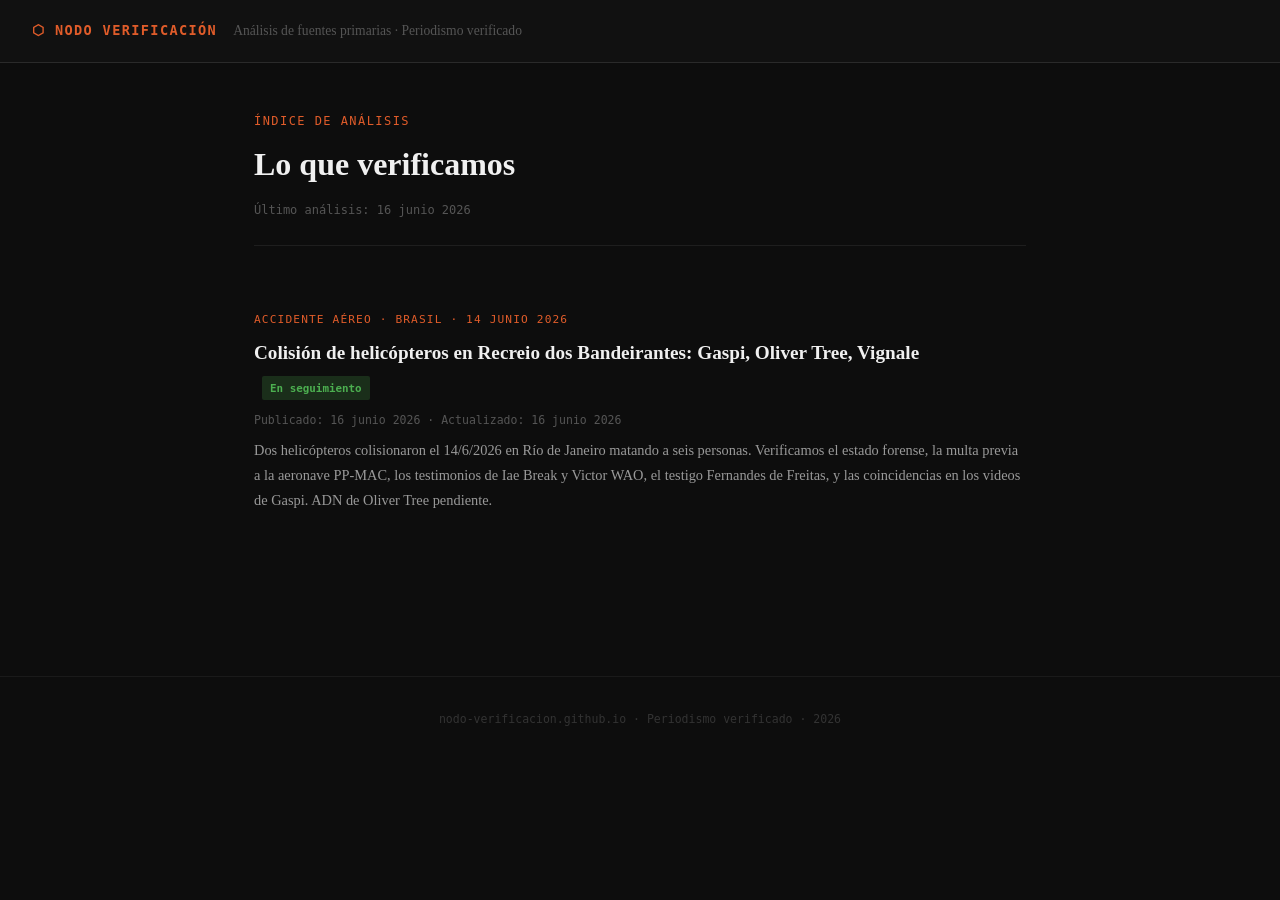
<file: index.html>
<!DOCTYPE html>
<html lang="es">
<head>
  <meta charset="UTF-8">
  <meta name="viewport" content="width=device-width, initial-scale=1.0">
  <title>Nodo Verificación — Análisis periodístico verificado</title>
  <meta name="description" content="Nodo Verificación: análisis periodístico independiente con fuentes primarias. Verificamos nodo por nodo lo que otros dan por confirmado.">
  <meta name="author" content="Nodo Verificación">
  <meta name="robots" content="index, follow">
  <meta property="og:title" content="Nodo Verificación — Análisis periodístico verificado">
  <meta property="og:description" content="Análisis independiente con fuentes primarias. Verificamos lo que otros dan por confirmado.">
  <meta property="og:type" content="website">
  <meta property="og:url" content="https://nodo-verificacion.github.io/">
  <script type="application/ld+json">
  {
    "@context": "https://schema.org",
    "@type": "NewsMediaOrganization",
    "name": "Nodo Verificación",
    "url": "https://nodo-verificacion.github.io",
    "description": "Análisis periodístico independiente con fuentes primarias.",
    "foundingDate": "2026",
    "inLanguage": "es"
  }
  </script>
  <link rel="stylesheet" href="assets/style.css">
</head>
<body>
<header>
  <a href="/" class="logo">&#x2B21; Nodo Verificación</a>
  <span class="tagline">Análisis de fuentes primarias · Periodismo verificado</span>
</header>
<main>
  <p class="kicker">Índice de análisis</p>
  <h1>Lo que verificamos</h1>
  <div class="meta">
    <span>Último análisis: 16 junio 2026</span>
  </div>

  <ul class="article-list">
    <li>
      <div class="art-kicker">Accidente aéreo · Brasil · 14 junio 2026</div>
      <h3><a href="/gaspi-helicoptero/">Colisión de helicópteros en Recreio dos Bandeirantes: Gaspi, Oliver Tree, Vignale <span class="badge badge-active">En seguimiento</span></a></h3>
      <div class="art-meta">Publicado: 16 junio 2026 · Actualizado: 16 junio 2026</div>
      <p class="art-summary">Dos helicópteros colisionaron el 14/6/2026 en Río de Janeiro matando a seis personas. Verificamos el estado forense, la multa previa a la aeronave PP-MAC, los testimonios de Iae Break y Victor WAO, el testigo Fernandes de Freitas, y las coincidencias en los videos de Gaspi. ADN de Oliver Tree pendiente.</p>
    </li>
  </ul>
</main>
<footer>nodo-verificacion.github.io · Periodismo verificado · 2026</footer>
</body>
</html>
</file>
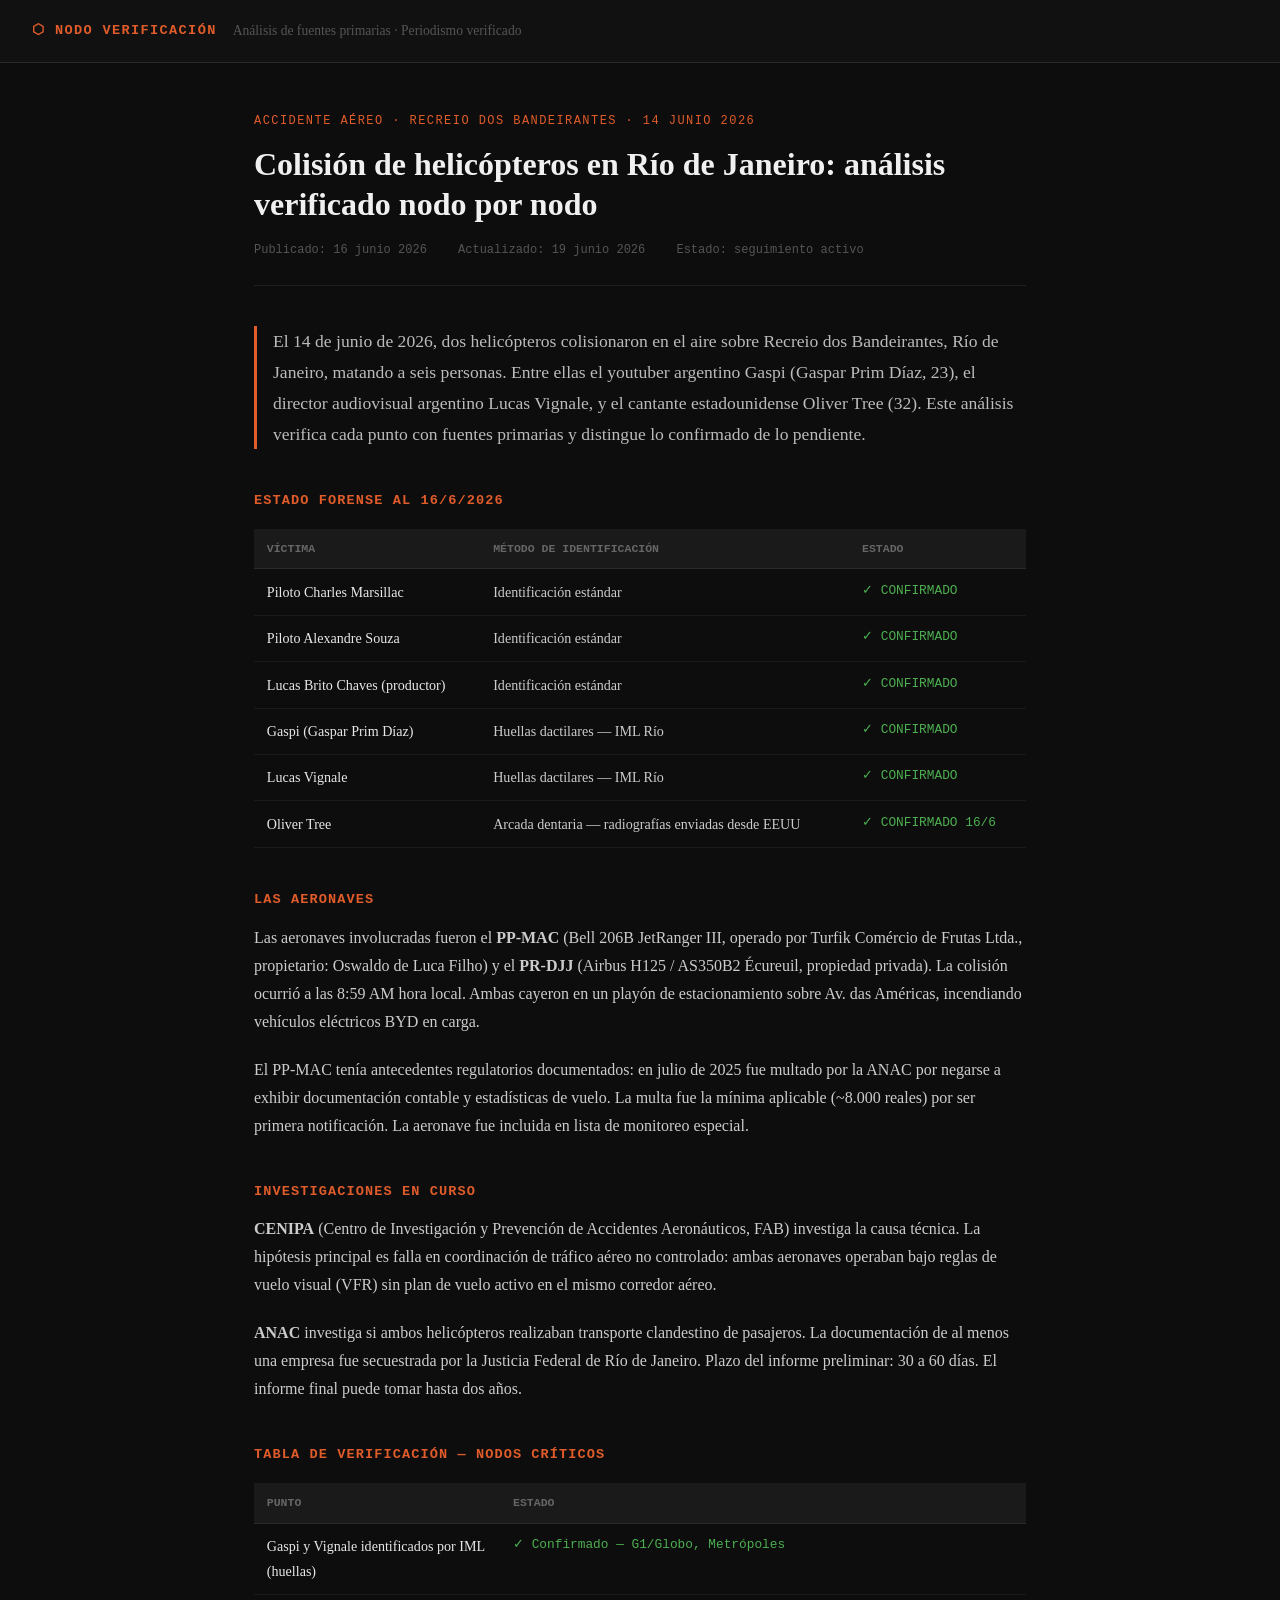
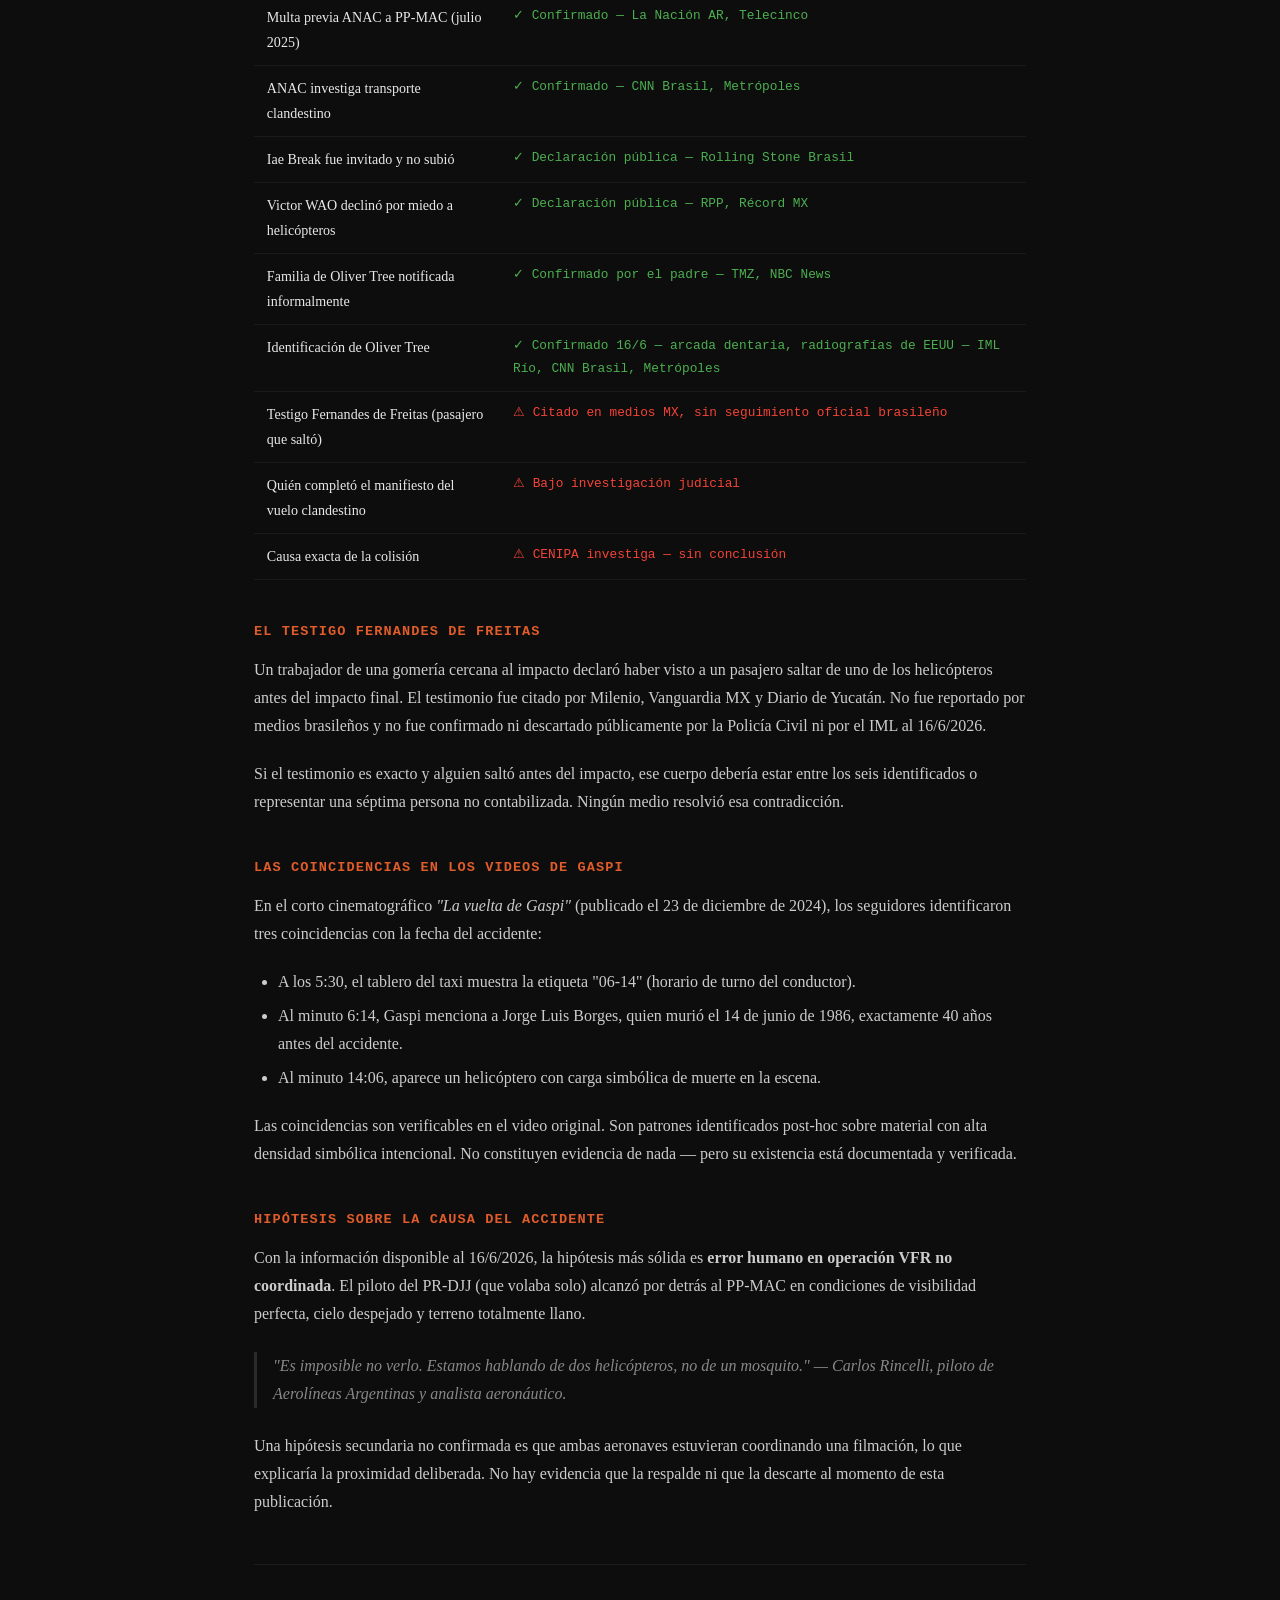
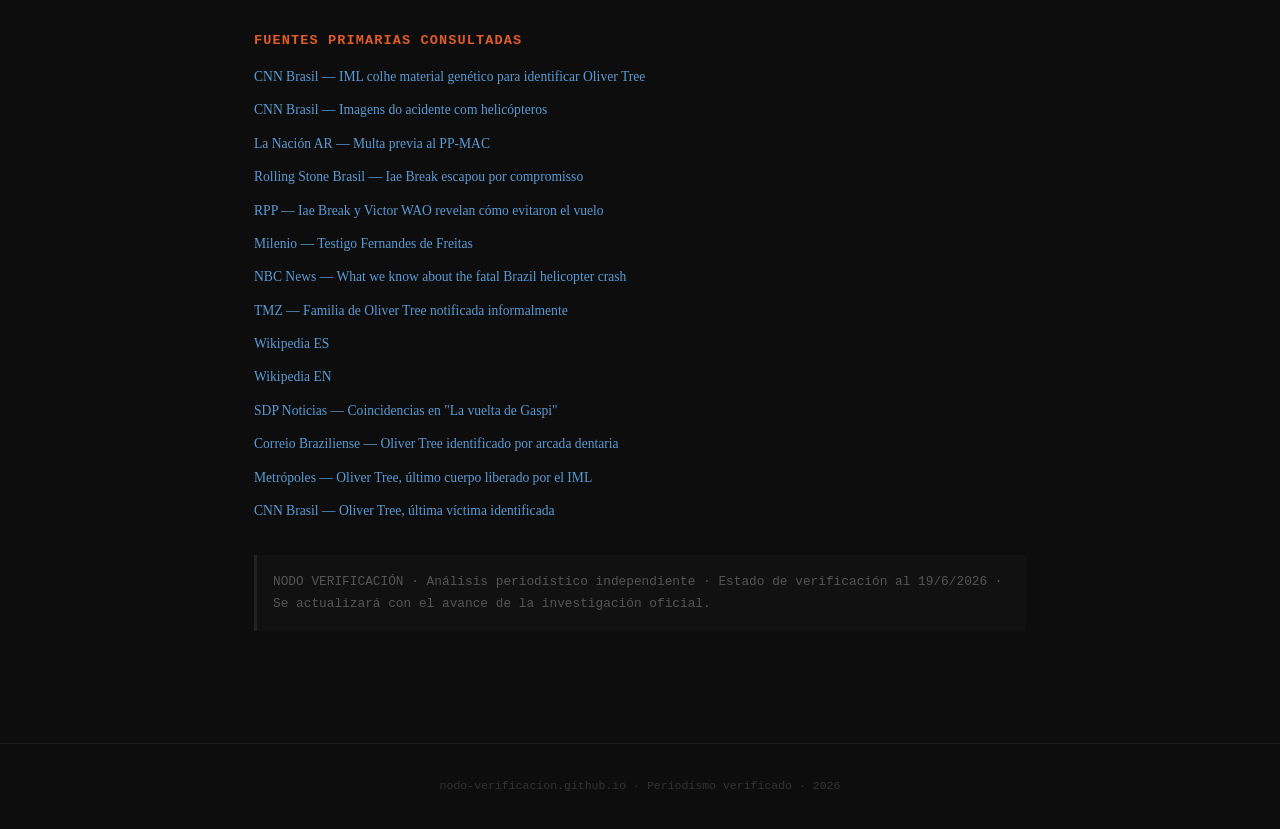
<file: gaspi-helicoptero/index.html>
<!DOCTYPE html>
<html lang="es">
<head>
  <meta charset="UTF-8">
  <meta name="viewport" content="width=device-width, initial-scale=1.0">
  <title>Colisión helicópteros Recreio 2026: análisis verificado — Gaspi, Oliver Tree, Vignale | Nodo Verificación</title>
  <meta name="description" content="Análisis periodístico verificado del accidente aéreo del 14 de junio de 2026 en Recreio dos Bandeirantes, Río de Janeiro. Gaspi, Oliver Tree, Lucas Vignale. Estado forense, hipótesis y fuentes primarias.">
  <meta name="keywords" content="Gaspi, Oliver Tree, Lucas Vignale, helicóptero Recreio, accidente aéreo Río de Janeiro, PP-MAC, IML identificación, colisión helicópteros 2026, Gaspar Prim Díaz, Recreio dos Bandeirantes">
  <meta name="author" content="Nodo Verificación">
  <meta name="robots" content="index, follow">
  <meta property="og:title" content="Análisis verificado: Colisión de helicópteros Recreio — Gaspi, Oliver Tree, Vignale">
  <meta property="og:description" content="Análisis periodístico con fuentes primarias del accidente aéreo del 14/6/2026 en Río de Janeiro. Estado forense al 16/6/2026.">
  <meta property="og:type" content="article">
  <meta property="og:url" content="https://nodo-verificacion.github.io/gaspi-helicoptero/">
  <meta property="article:published_time" content="2026-06-16T00:00:00Z">
  <meta property="article:modified_time" content="2026-06-19T00:00:00Z">
  <script type="application/ld+json">
  {
    "@context": "https://schema.org",
    "@type": "NewsArticle",
    "headline": "Colisión de helicópteros en Recreio dos Bandeirantes: análisis verificado — Gaspi, Oliver Tree, Vignale",
    "datePublished": "2026-06-16",
    "dateModified": "2026-06-19",
    "author": {"@type": "Organization", "name": "Nodo Verificación"},
    "publisher": {"@type": "Organization", "name": "Nodo Verificación", "url": "https://nodo-verificacion.github.io"},
    "description": "Análisis periodístico verificado del accidente aéreo del 14 de junio de 2026 en Recreio dos Bandeirantes, Río de Janeiro.",
    "keywords": "Gaspi, Oliver Tree, Lucas Vignale, helicóptero Recreio, accidente aéreo 2026, PP-MAC, IML",
    "url": "https://nodo-verificacion.github.io/gaspi-helicoptero/"
  }
  </script>
  <link rel="alternate" hreflang="es" href="https://nodo-verificacion.github.io/gaspi-helicoptero/">
  <link rel="alternate" hreflang="en" href="https://nodo-verificacion.github.io/en/oliver-tree-helicopter-crash/">
  <link rel="alternate" hreflang="pt" href="https://nodo-verificacion.github.io/pt/acidente-helicoptero-oliver-tree-gaspi/">
  <link rel="alternate" hreflang="x-default" href="https://nodo-verificacion.github.io/gaspi-helicoptero/">
  <link rel="stylesheet" href="../assets/style.css">
</head>
<body>
<header>
  <a href="/" class="logo">&#x2B21; Nodo Verificación</a>
  <span class="tagline">Análisis de fuentes primarias · Periodismo verificado</span>
</header>
<main>
  <p class="kicker">Accidente aéreo · Recreio dos Bandeirantes · 14 junio 2026</p>
  <h1>Colisión de helicópteros en Río de Janeiro: análisis verificado nodo por nodo</h1>
  <div class="meta">
    <span>Publicado: 16 junio 2026</span>
    <span>Actualizado: 19 junio 2026</span>
    <span>Estado: seguimiento activo</span>
  </div>
  <p class="lead">El 14 de junio de 2026, dos helicópteros colisionaron en el aire sobre Recreio dos Bandeirantes, Río de Janeiro, matando a seis personas. Entre ellas el youtuber argentino Gaspi (Gaspar Prim Díaz, 23), el director audiovisual argentino Lucas Vignale, y el cantante estadounidense Oliver Tree (32). Este análisis verifica cada punto con fuentes primarias y distingue lo confirmado de lo pendiente.</p>

  <h2>Estado forense al 16/6/2026</h2>
  <table>
    <thead><tr><th>Víctima</th><th>Método de identificación</th><th>Estado</th></tr></thead>
    <tbody>
      <tr><td>Piloto Charles Marsillac</td><td>Identificación estándar</td><td class="ok">&#10003; CONFIRMADO</td></tr>
      <tr><td>Piloto Alexandre Souza</td><td>Identificación estándar</td><td class="ok">&#10003; CONFIRMADO</td></tr>
      <tr><td>Lucas Brito Chaves (productor)</td><td>Identificación estándar</td><td class="ok">&#10003; CONFIRMADO</td></tr>
      <tr><td>Gaspi (Gaspar Prim Díaz)</td><td>Huellas dactilares — IML Río</td><td class="ok">&#10003; CONFIRMADO</td></tr>
      <tr><td>Lucas Vignale</td><td>Huellas dactilares — IML Río</td><td class="ok">&#10003; CONFIRMADO</td></tr>
      <tr><td>Oliver Tree</td><td>Arcada dentaria — radiografías enviadas desde EEUU</td><td class="ok">&#10003; CONFIRMADO 16/6</td></tr>
    </tbody>
  </table>

  <h2>Las aeronaves</h2>
  <p>Las aeronaves involucradas fueron el <strong>PP-MAC</strong> (Bell 206B JetRanger III, operado por Turfik Comércio de Frutas Ltda., propietario: Oswaldo de Luca Filho) y el <strong>PR-DJJ</strong> (Airbus H125 / AS350B2 Écureuil, propiedad privada). La colisión ocurrió a las 8:59 AM hora local. Ambas cayeron en un playón de estacionamiento sobre Av. das Américas, incendiando vehículos eléctricos BYD en carga.</p>
  <p>El PP-MAC tenía antecedentes regulatorios documentados: en julio de 2025 fue multado por la ANAC por negarse a exhibir documentación contable y estadísticas de vuelo. La multa fue la mínima aplicable (~8.000 reales) por ser primera notificación. La aeronave fue incluida en lista de monitoreo especial.</p>

  <h2>Investigaciones en curso</h2>
  <p><strong>CENIPA</strong> (Centro de Investigación y Prevención de Accidentes Aeronáuticos, FAB) investiga la causa técnica. La hipótesis principal es falla en coordinación de tráfico aéreo no controlado: ambas aeronaves operaban bajo reglas de vuelo visual (VFR) sin plan de vuelo activo en el mismo corredor aéreo.</p>
  <p><strong>ANAC</strong> investiga si ambos helicópteros realizaban transporte clandestino de pasajeros. La documentación de al menos una empresa fue secuestrada por la Justicia Federal de Río de Janeiro. Plazo del informe preliminar: 30 a 60 días. El informe final puede tomar hasta dos años.</p>

  <h2>Tabla de verificación — nodos críticos</h2>
  <table>
    <thead><tr><th>Punto</th><th>Estado</th></tr></thead>
    <tbody>
      <tr><td>Gaspi y Vignale identificados por IML (huellas)</td><td class="ok">&#10003; Confirmado — G1/Globo, Metrópoles</td></tr>
      <tr><td>Multa previa ANAC a PP-MAC (julio 2025)</td><td class="ok">&#10003; Confirmado — La Nación AR, Telecinco</td></tr>
      <tr><td>ANAC investiga transporte clandestino</td><td class="ok">&#10003; Confirmado — CNN Brasil, Metrópoles</td></tr>
      <tr><td>Iae Break fue invitado y no subió</td><td class="ok">&#10003; Declaración pública — Rolling Stone Brasil</td></tr>
      <tr><td>Victor WAO declinó por miedo a helicópteros</td><td class="ok">&#10003; Declaración pública — RPP, Récord MX</td></tr>
      <tr><td>Familia de Oliver Tree notificada informalmente</td><td class="ok">&#10003; Confirmado por el padre — TMZ, NBC News</td></tr>
      <tr><td>Identificación de Oliver Tree</td><td class="ok">&#10003; Confirmado 16/6 — arcada dentaria, radiografías de EEUU — IML Río, CNN Brasil, Metrópoles</td></tr>
      <tr><td>Testigo Fernandes de Freitas (pasajero que saltó)</td><td class="open">&#9888; Citado en medios MX, sin seguimiento oficial brasileño</td></tr>
      <tr><td>Quién completó el manifiesto del vuelo clandestino</td><td class="open">&#9888; Bajo investigación judicial</td></tr>
      <tr><td>Causa exacta de la colisión</td><td class="open">&#9888; CENIPA investiga — sin conclusión</td></tr>
    </tbody>
  </table>

  <h2>El testigo Fernandes de Freitas</h2>
  <p>Un trabajador de una gomería cercana al impacto declaró haber visto a un pasajero saltar de uno de los helicópteros antes del impacto final. El testimonio fue citado por Milenio, Vanguardia MX y Diario de Yucatán. No fue reportado por medios brasileños y no fue confirmado ni descartado públicamente por la Policía Civil ni por el IML al 16/6/2026.</p>
  <p>Si el testimonio es exacto y alguien saltó antes del impacto, ese cuerpo debería estar entre los seis identificados o representar una séptima persona no contabilizada. Ningún medio resolvió esa contradicción.</p>

  <h2>Las coincidencias en los videos de Gaspi</h2>
  <p>En el corto cinematográfico <em>"La vuelta de Gaspi"</em> (publicado el 23 de diciembre de 2024), los seguidores identificaron tres coincidencias con la fecha del accidente:</p>
  <ul>
    <li>A los 5:30, el tablero del taxi muestra la etiqueta "06-14" (horario de turno del conductor).</li>
    <li>Al minuto 6:14, Gaspi menciona a Jorge Luis Borges, quien murió el 14 de junio de 1986, exactamente 40 años antes del accidente.</li>
    <li>Al minuto 14:06, aparece un helicóptero con carga simbólica de muerte en la escena.</li>
  </ul>
  <p>Las coincidencias son verificables en el video original. Son patrones identificados post-hoc sobre material con alta densidad simbólica intencional. No constituyen evidencia de nada — pero su existencia está documentada y verificada.</p>

  <h2>Hipótesis sobre la causa del accidente</h2>
  <p>Con la información disponible al 16/6/2026, la hipótesis más sólida es <strong>error humano en operación VFR no coordinada</strong>. El piloto del PR-DJJ (que volaba solo) alcanzó por detrás al PP-MAC en condiciones de visibilidad perfecta, cielo despejado y terreno totalmente llano.</p>
  <blockquote>"Es imposible no verlo. Estamos hablando de dos helicópteros, no de un mosquito." — Carlos Rincelli, piloto de Aerolíneas Argentinas y analista aeronáutico.</blockquote>
  <p>Una hipótesis secundaria no confirmada es que ambas aeronaves estuvieran coordinando una filmación, lo que explicaría la proximidad deliberada. No hay evidencia que la respalde ni que la descarte al momento de esta publicación.</p>

  <div class="sources">
    <h2>Fuentes primarias consultadas</h2>
    <ul>
      <li><a href="https://www.cnnbrasil.com.br/nacional/sudeste/rj/oliver-tree-iml-colhe-material-genetico-para-identificar-corpo-de-cantor/" target="_blank" rel="noopener">CNN Brasil — IML colhe material genético para identificar Oliver Tree</a></li>
      <li><a href="https://www.cnnbrasil.com.br/nacional/sudeste/rj/veja-imagens-de-acidente-com-helicopteros-que-deixou-6-mortos-no-rio/" target="_blank" rel="noopener">CNN Brasil — Imagens do acidente com helicópteros</a></li>
      <li><a href="https://www.lanacion.com.ar/sociedad/choque-en-rio-el-helicoptero-donde-viajaban-los-dos-argentinos-ya-habia-sido-multado-por-ocultar-nid15062026/" target="_blank" rel="noopener">La Nación AR — Multa previa al PP-MAC</a></li>
      <li><a href="https://rollingstone.com.br/noticia/influenciador-diz-escapou-do-acidente-com-oliver-tree-fui-convidado-para-o-helicoptero-mas-tinha-um-compromisso/" target="_blank" rel="noopener">Rolling Stone Brasil — Iae Break escapou por compromisso</a></li>
      <li><a href="https://rpp.pe/famosos/celebridades/los-influencers-iae-break-y-wao-revelan-como-evitaron-el-vuelo-fatal-de-gaspi-y-oliver-tree-debia-estar-en-ese-helicoptero-noticia-1693044" target="_blank" rel="noopener">RPP — Iae Break y Victor WAO revelan cómo evitaron el vuelo</a></li>
      <li><a href="https://www.milenio.com/espectaculos/famosos/testigo-accidente-oliver-tree-gaspi-pasajero-salto-helicoptero" target="_blank" rel="noopener">Milenio — Testigo Fernandes de Freitas</a></li>
      <li><a href="https://www.nbcnews.com/news/us-news/know-fatal-brazil-helicopter-crash-singer-oliver-tree-6-passengers-rcna350084" target="_blank" rel="noopener">NBC News — What we know about the fatal Brazil helicopter crash</a></li>
      <li><a href="https://www.tmz.com/2026/06/14/oliver-tree-revealed-details-will-near-final-interview/" target="_blank" rel="noopener">TMZ — Familia de Oliver Tree notificada informalmente</a></li>
      <li><a href="https://es.wikipedia.org/wiki/Colisi%C3%B3n_a%C3%A9rea_en_Recreio_dos_Bandeirantes_de_2026" target="_blank" rel="noopener">Wikipedia ES</a></li>
      <li><a href="https://en.wikipedia.org/wiki/2026_Rio_de_Janeiro_mid-air_collision" target="_blank" rel="noopener">Wikipedia EN</a></li>
      <li><a href="https://www.sdpnoticias.com/sorprendente/las-coincidencias-en-la-vuelta-de-gaspi-que-desataron-teorias-tras-su-muerte/" target="_blank" rel="noopener">SDP Noticias — Coincidencias en "La vuelta de Gaspi"</a></li>
      <li><a href="https://www.correiobraziliense.com.br/colunistas/mariana-morais/2026/06/amp/7442779-carbonizado-corpo-de-oliver-tree-foi-identificado-pelo-iml-por-exame.html" target="_blank" rel="noopener">Correio Braziliense — Oliver Tree identificado por arcada dentaria</a></li>
      <li><a href="https://www.metropoles.com/celebridades/corpo-de-oliver-tree-e-o-ultimo-a-ser-identificado-e-liberado-do-iml" target="_blank" rel="noopener">Metrópoles — Oliver Tree, último cuerpo liberado por el IML</a></li>
      <li><a href="https://www.cnnbrasil.com.br/nacional/sudeste/rj/cantor-oliver-tree-e-a-ultima-vitima-identificada-de-queda-de-helicoptero/" target="_blank" rel="noopener">CNN Brasil — Oliver Tree, última víctima identificada</a></li>
    </ul>
  </div>

  <div class="disclaimer">
    NODO VERIFICACIÓN · Análisis periodístico independiente · Estado de verificación al 19/6/2026 · Se actualizará con el avance de la investigación oficial.
  </div>
</main>
<footer>nodo-verificacion.github.io · Periodismo verificado · 2026</footer>
</body>
</html>
</file>
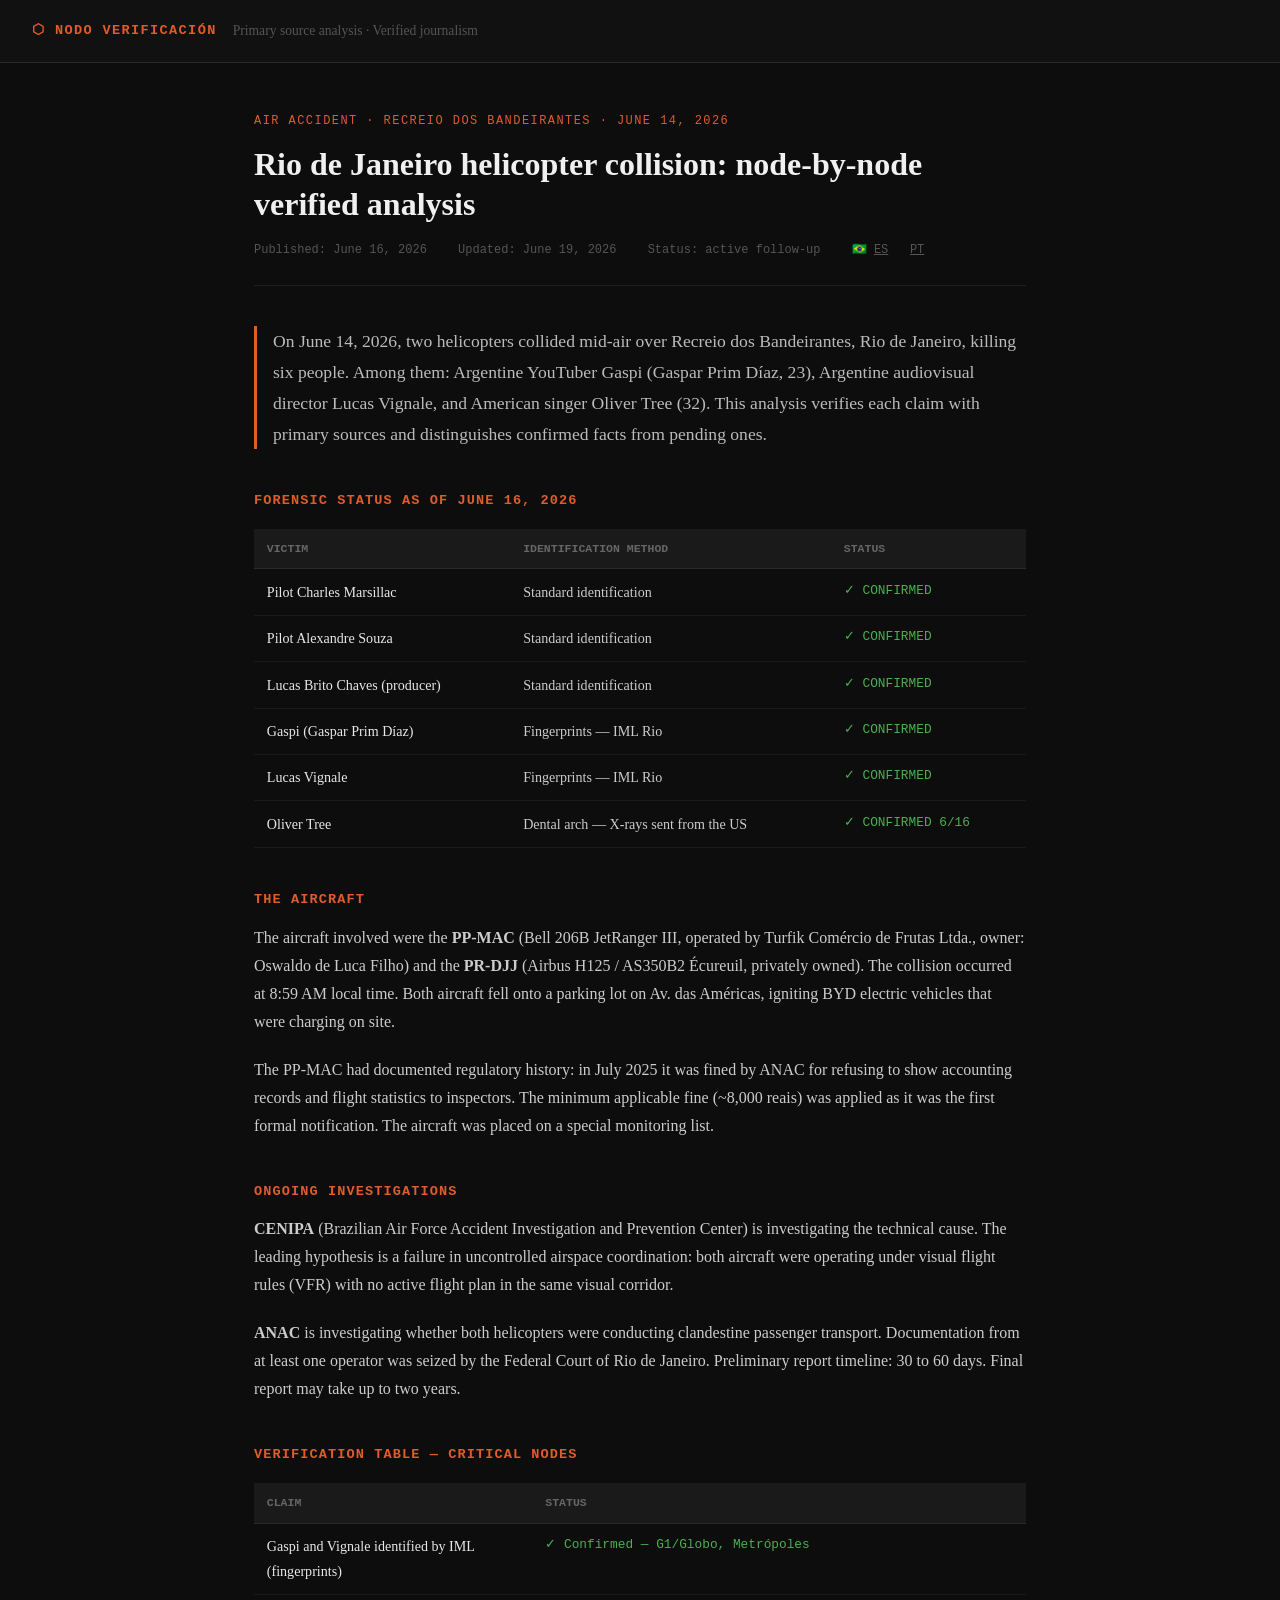
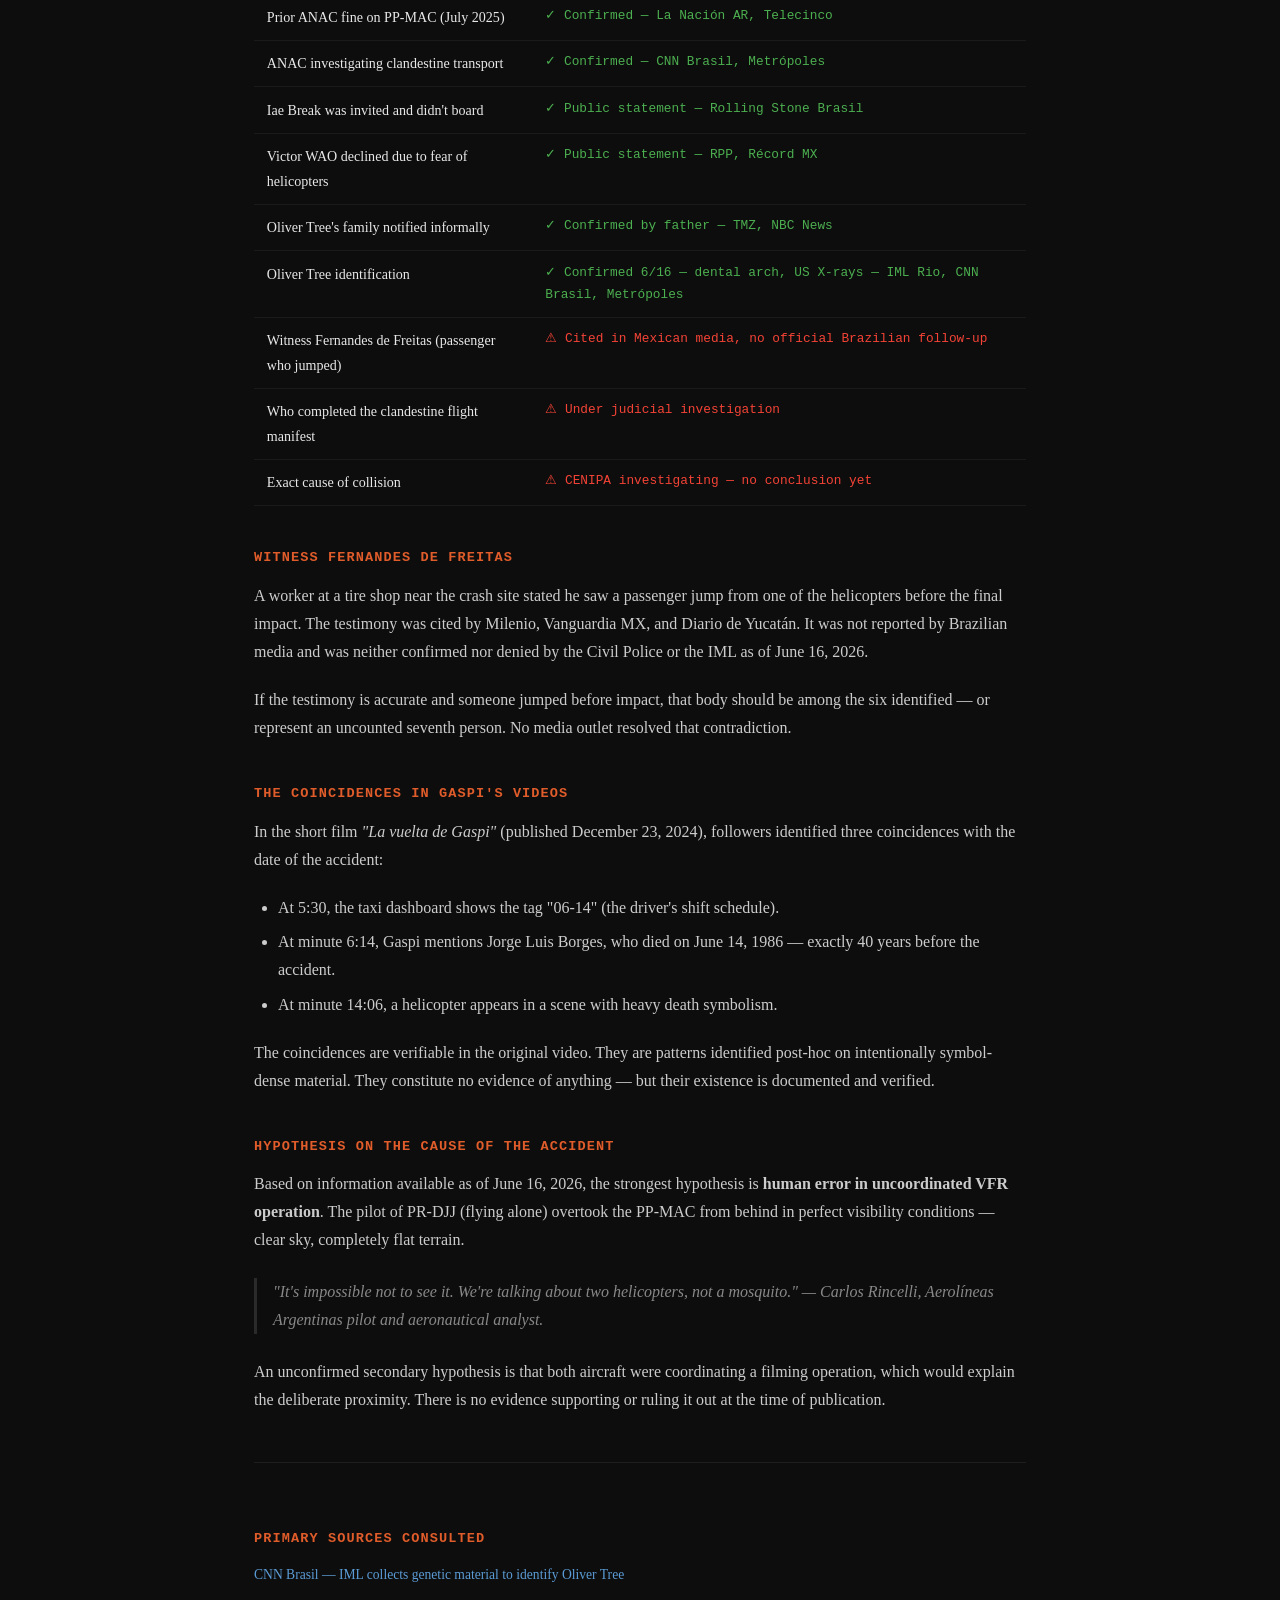
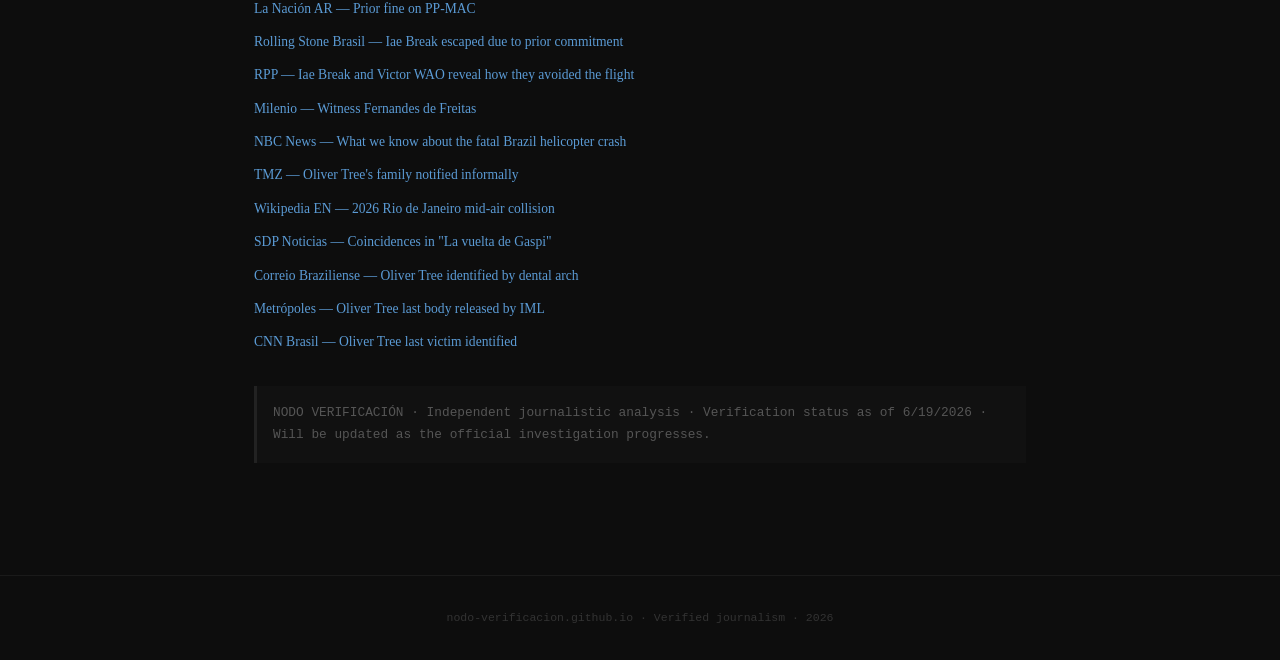
<file: en/oliver-tree-helicopter-crash/index.html>
<!DOCTYPE html>
<html lang="en">
<head>
  <meta charset="UTF-8">
  <meta name="viewport" content="width=device-width, initial-scale=1.0">
  <title>Oliver Tree Helicopter Crash Brazil 2026: verified analysis — Gaspi, Vignale | Nodo Verificación</title>
  <meta name="description" content="Verified journalistic analysis of the June 14, 2026 helicopter crash in Recreio dos Bandeirantes, Rio de Janeiro. Oliver Tree, Gaspi, Lucas Vignale. Forensic status, hypotheses, and primary sources.">
  <meta name="keywords" content="Oliver Tree helicopter crash, Oliver Tree death Brazil, Gaspi, Lucas Vignale, helicopter Recreio, air accident Rio de Janeiro, PP-MAC, IML identification, helicopter collision 2026, Gaspar Prim Díaz">
  <meta name="author" content="Nodo Verificación">
  <meta name="robots" content="index, follow">
  <meta property="og:title" content="Verified analysis: Recreio helicopter crash — Gaspi, Oliver Tree, Vignale">
  <meta property="og:description" content="Journalistic analysis with primary sources of the 6/14/2026 air accident in Rio de Janeiro. Forensic status as of 6/16/2026.">
  <meta property="og:type" content="article">
  <meta property="og:url" content="https://nodo-verificacion.github.io/en/oliver-tree-helicopter-crash/">
  <meta property="article:published_time" content="2026-06-16T00:00:00Z">
  <meta property="article:modified_time" content="2026-06-19T00:00:00Z">
  <link rel="alternate" hreflang="es" href="https://nodo-verificacion.github.io/gaspi-helicoptero/">
  <link rel="alternate" hreflang="en" href="https://nodo-verificacion.github.io/en/oliver-tree-helicopter-crash/">
  <link rel="alternate" hreflang="pt" href="https://nodo-verificacion.github.io/pt/acidente-helicoptero-oliver-tree-gaspi/">
  <link rel="alternate" hreflang="x-default" href="https://nodo-verificacion.github.io/gaspi-helicoptero/">
  <script type="application/ld+json">
  {
    "@context": "https://schema.org",
    "@type": "NewsArticle",
    "headline": "Recreio dos Bandeirantes helicopter collision: verified analysis — Gaspi, Oliver Tree, Vignale",
    "datePublished": "2026-06-16",
    "dateModified": "2026-06-19",
    "inLanguage": "en",
    "author": {"@type": "Organization", "name": "Nodo Verificación"},
    "publisher": {"@type": "Organization", "name": "Nodo Verificación", "url": "https://nodo-verificacion.github.io"},
    "description": "Verified journalistic analysis of the June 14, 2026 air accident in Recreio dos Bandeirantes, Rio de Janeiro.",
    "keywords": "Gaspi, Oliver Tree, Lucas Vignale, helicopter Recreio, air accident 2026, PP-MAC, IML",
    "url": "https://nodo-verificacion.github.io/en/oliver-tree-helicopter-crash/"
  }
  </script>
  <link rel="stylesheet" href="../../assets/style.css">
</head>
<body>
<header>
  <a href="/" class="logo">&#x2B21; Nodo Verificación</a>
  <span class="tagline">Primary source analysis · Verified journalism</span>
</header>
<main>
  <p class="kicker">Air accident · Recreio dos Bandeirantes · June 14, 2026</p>
  <h1>Rio de Janeiro helicopter collision: node-by-node verified analysis</h1>
  <div class="meta">
    <span>Published: June 16, 2026</span>
    <span>Updated: June 19, 2026</span>
    <span>Status: active follow-up</span>
    <span>&#127463;&#127479; <a href="/gaspi-helicoptero/" style="color:#555">ES</a> &nbsp; <a href="/pt/gaspi-helicoptero/" style="color:#555">PT</a></span>
  </div>
  <p class="lead">On June 14, 2026, two helicopters collided mid-air over Recreio dos Bandeirantes, Rio de Janeiro, killing six people. Among them: Argentine YouTuber Gaspi (Gaspar Prim Díaz, 23), Argentine audiovisual director Lucas Vignale, and American singer Oliver Tree (32). This analysis verifies each claim with primary sources and distinguishes confirmed facts from pending ones.</p>

  <h2>Forensic status as of June 16, 2026</h2>
  <table>
    <thead><tr><th>Victim</th><th>Identification method</th><th>Status</th></tr></thead>
    <tbody>
      <tr><td>Pilot Charles Marsillac</td><td>Standard identification</td><td class="ok">&#10003; CONFIRMED</td></tr>
      <tr><td>Pilot Alexandre Souza</td><td>Standard identification</td><td class="ok">&#10003; CONFIRMED</td></tr>
      <tr><td>Lucas Brito Chaves (producer)</td><td>Standard identification</td><td class="ok">&#10003; CONFIRMED</td></tr>
      <tr><td>Gaspi (Gaspar Prim Díaz)</td><td>Fingerprints — IML Rio</td><td class="ok">&#10003; CONFIRMED</td></tr>
      <tr><td>Lucas Vignale</td><td>Fingerprints — IML Rio</td><td class="ok">&#10003; CONFIRMED</td></tr>
      <tr><td>Oliver Tree</td><td>Dental arch — X-rays sent from the US</td><td class="ok">&#10003; CONFIRMED 6/16</td></tr>
    </tbody>
  </table>

  <h2>The aircraft</h2>
  <p>The aircraft involved were the <strong>PP-MAC</strong> (Bell 206B JetRanger III, operated by Turfik Comércio de Frutas Ltda., owner: Oswaldo de Luca Filho) and the <strong>PR-DJJ</strong> (Airbus H125 / AS350B2 Écureuil, privately owned). The collision occurred at 8:59 AM local time. Both aircraft fell onto a parking lot on Av. das Américas, igniting BYD electric vehicles that were charging on site.</p>
  <p>The PP-MAC had documented regulatory history: in July 2025 it was fined by ANAC for refusing to show accounting records and flight statistics to inspectors. The minimum applicable fine (~8,000 reais) was applied as it was the first formal notification. The aircraft was placed on a special monitoring list.</p>

  <h2>Ongoing investigations</h2>
  <p><strong>CENIPA</strong> (Brazilian Air Force Accident Investigation and Prevention Center) is investigating the technical cause. The leading hypothesis is a failure in uncontrolled airspace coordination: both aircraft were operating under visual flight rules (VFR) with no active flight plan in the same visual corridor.</p>
  <p><strong>ANAC</strong> is investigating whether both helicopters were conducting clandestine passenger transport. Documentation from at least one operator was seized by the Federal Court of Rio de Janeiro. Preliminary report timeline: 30 to 60 days. Final report may take up to two years.</p>

  <h2>Verification table — critical nodes</h2>
  <table>
    <thead><tr><th>Claim</th><th>Status</th></tr></thead>
    <tbody>
      <tr><td>Gaspi and Vignale identified by IML (fingerprints)</td><td class="ok">&#10003; Confirmed — G1/Globo, Metrópoles</td></tr>
      <tr><td>Prior ANAC fine on PP-MAC (July 2025)</td><td class="ok">&#10003; Confirmed — La Nación AR, Telecinco</td></tr>
      <tr><td>ANAC investigating clandestine transport</td><td class="ok">&#10003; Confirmed — CNN Brasil, Metrópoles</td></tr>
      <tr><td>Iae Break was invited and didn't board</td><td class="ok">&#10003; Public statement — Rolling Stone Brasil</td></tr>
      <tr><td>Victor WAO declined due to fear of helicopters</td><td class="ok">&#10003; Public statement — RPP, Récord MX</td></tr>
      <tr><td>Oliver Tree's family notified informally</td><td class="ok">&#10003; Confirmed by father — TMZ, NBC News</td></tr>
      <tr><td>Oliver Tree identification</td><td class="ok">&#10003; Confirmed 6/16 — dental arch, US X-rays — IML Rio, CNN Brasil, Metrópoles</td></tr>
      <tr><td>Witness Fernandes de Freitas (passenger who jumped)</td><td class="open">&#9888; Cited in Mexican media, no official Brazilian follow-up</td></tr>
      <tr><td>Who completed the clandestine flight manifest</td><td class="open">&#9888; Under judicial investigation</td></tr>
      <tr><td>Exact cause of collision</td><td class="open">&#9888; CENIPA investigating — no conclusion yet</td></tr>
    </tbody>
  </table>

  <h2>Witness Fernandes de Freitas</h2>
  <p>A worker at a tire shop near the crash site stated he saw a passenger jump from one of the helicopters before the final impact. The testimony was cited by Milenio, Vanguardia MX, and Diario de Yucatán. It was not reported by Brazilian media and was neither confirmed nor denied by the Civil Police or the IML as of June 16, 2026.</p>
  <p>If the testimony is accurate and someone jumped before impact, that body should be among the six identified — or represent an uncounted seventh person. No media outlet resolved that contradiction.</p>

  <h2>The coincidences in Gaspi's videos</h2>
  <p>In the short film <em>"La vuelta de Gaspi"</em> (published December 23, 2024), followers identified three coincidences with the date of the accident:</p>
  <ul>
    <li>At 5:30, the taxi dashboard shows the tag "06-14" (the driver's shift schedule).</li>
    <li>At minute 6:14, Gaspi mentions Jorge Luis Borges, who died on June 14, 1986 — exactly 40 years before the accident.</li>
    <li>At minute 14:06, a helicopter appears in a scene with heavy death symbolism.</li>
  </ul>
  <p>The coincidences are verifiable in the original video. They are patterns identified post-hoc on intentionally symbol-dense material. They constitute no evidence of anything — but their existence is documented and verified.</p>

  <h2>Hypothesis on the cause of the accident</h2>
  <p>Based on information available as of June 16, 2026, the strongest hypothesis is <strong>human error in uncoordinated VFR operation</strong>. The pilot of PR-DJJ (flying alone) overtook the PP-MAC from behind in perfect visibility conditions — clear sky, completely flat terrain.</p>
  <blockquote>"It's impossible not to see it. We're talking about two helicopters, not a mosquito." — Carlos Rincelli, Aerolíneas Argentinas pilot and aeronautical analyst.</blockquote>
  <p>An unconfirmed secondary hypothesis is that both aircraft were coordinating a filming operation, which would explain the deliberate proximity. There is no evidence supporting or ruling it out at the time of publication.</p>

  <div class="sources">
    <h2>Primary sources consulted</h2>
    <ul>
      <li><a href="https://www.cnnbrasil.com.br/nacional/sudeste/rj/oliver-tree-iml-colhe-material-genetico-para-identificar-corpo-de-cantor/" target="_blank" rel="noopener">CNN Brasil — IML collects genetic material to identify Oliver Tree</a></li>
      <li><a href="https://www.lanacion.com.ar/sociedad/choque-en-rio-el-helicoptero-donde-viajaban-los-dos-argentinos-ya-habia-sido-multado-por-ocultar-nid15062026/" target="_blank" rel="noopener">La Nación AR — Prior fine on PP-MAC</a></li>
      <li><a href="https://rollingstone.com.br/noticia/influenciador-diz-escapou-do-acidente-com-oliver-tree-fui-convidado-para-o-helicoptero-mas-tinha-um-compromisso/" target="_blank" rel="noopener">Rolling Stone Brasil — Iae Break escaped due to prior commitment</a></li>
      <li><a href="https://rpp.pe/famosos/celebridades/los-influencers-iae-break-y-wao-revelan-como-evitaron-el-vuelo-fatal-de-gaspi-y-oliver-tree-debia-estar-en-ese-helicoptero-noticia-1693044" target="_blank" rel="noopener">RPP — Iae Break and Victor WAO reveal how they avoided the flight</a></li>
      <li><a href="https://www.milenio.com/espectaculos/famosos/testigo-accidente-oliver-tree-gaspi-pasajero-salto-helicoptero" target="_blank" rel="noopener">Milenio — Witness Fernandes de Freitas</a></li>
      <li><a href="https://www.nbcnews.com/news/us-news/know-fatal-brazil-helicopter-crash-singer-oliver-tree-6-passengers-rcna350084" target="_blank" rel="noopener">NBC News — What we know about the fatal Brazil helicopter crash</a></li>
      <li><a href="https://www.tmz.com/2026/06/14/oliver-tree-revealed-details-will-near-final-interview/" target="_blank" rel="noopener">TMZ — Oliver Tree's family notified informally</a></li>
      <li><a href="https://en.wikipedia.org/wiki/2026_Rio_de_Janeiro_mid-air_collision" target="_blank" rel="noopener">Wikipedia EN — 2026 Rio de Janeiro mid-air collision</a></li>
      <li><a href="https://www.sdpnoticias.com/sorprendente/las-coincidencias-en-la-vuelta-de-gaspi-que-desataron-teorias-tras-su-muerte/" target="_blank" rel="noopener">SDP Noticias — Coincidences in "La vuelta de Gaspi"</a></li>
      <li><a href="https://www.correiobraziliense.com.br/colunistas/mariana-morais/2026/06/amp/7442779-carbonizado-corpo-de-oliver-tree-foi-identificado-pelo-iml-por-exame.html" target="_blank" rel="noopener">Correio Braziliense — Oliver Tree identified by dental arch</a></li>
      <li><a href="https://www.metropoles.com/celebridades/corpo-de-oliver-tree-e-o-ultimo-a-ser-identificado-e-liberado-do-iml" target="_blank" rel="noopener">Metrópoles — Oliver Tree last body released by IML</a></li>
      <li><a href="https://www.cnnbrasil.com.br/nacional/sudeste/rj/cantor-oliver-tree-e-a-ultima-vitima-identificada-de-queda-de-helicoptero/" target="_blank" rel="noopener">CNN Brasil — Oliver Tree last victim identified</a></li>
    </ul>
  </div>

  <div class="disclaimer">
    NODO VERIFICACIÓN · Independent journalistic analysis · Verification status as of 6/19/2026 · Will be updated as the official investigation progresses.
  </div>
</main>
<footer>nodo-verificacion.github.io · Verified journalism · 2026</footer>
</body>
</html>
</file>
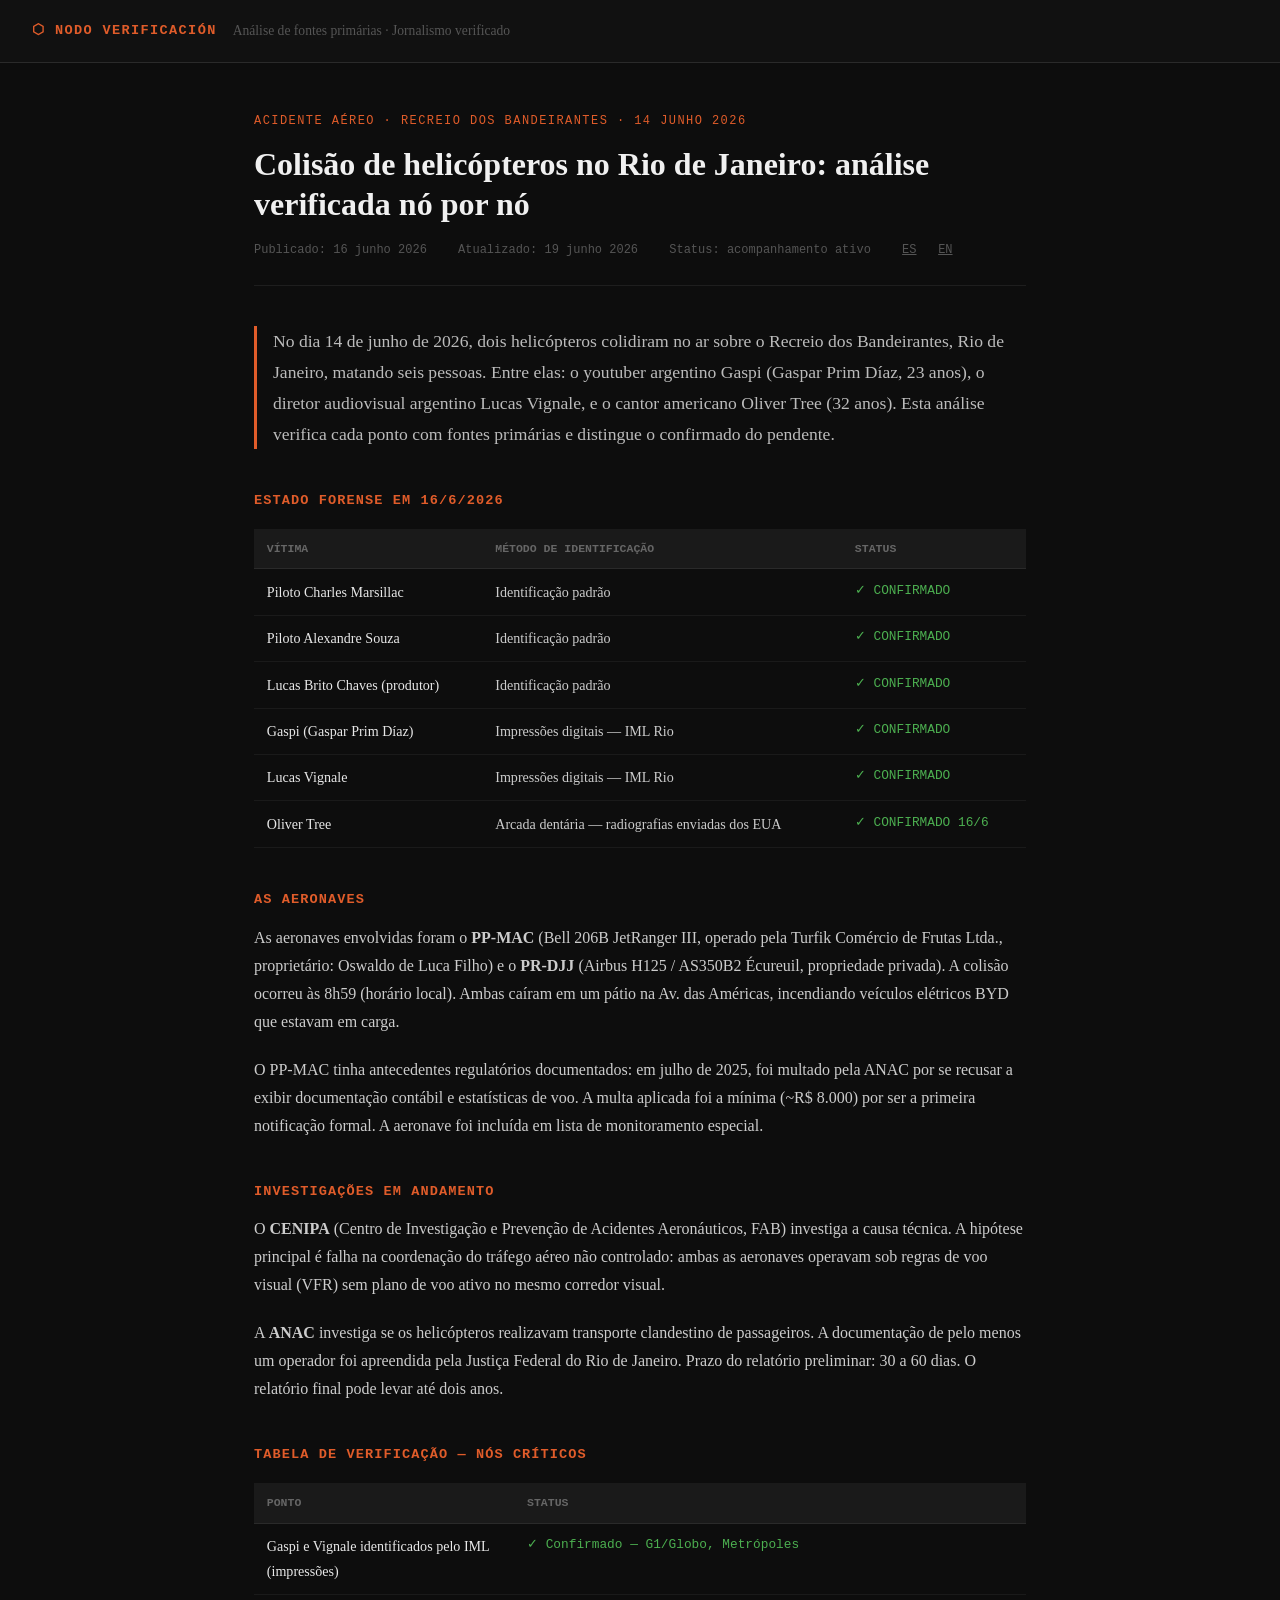
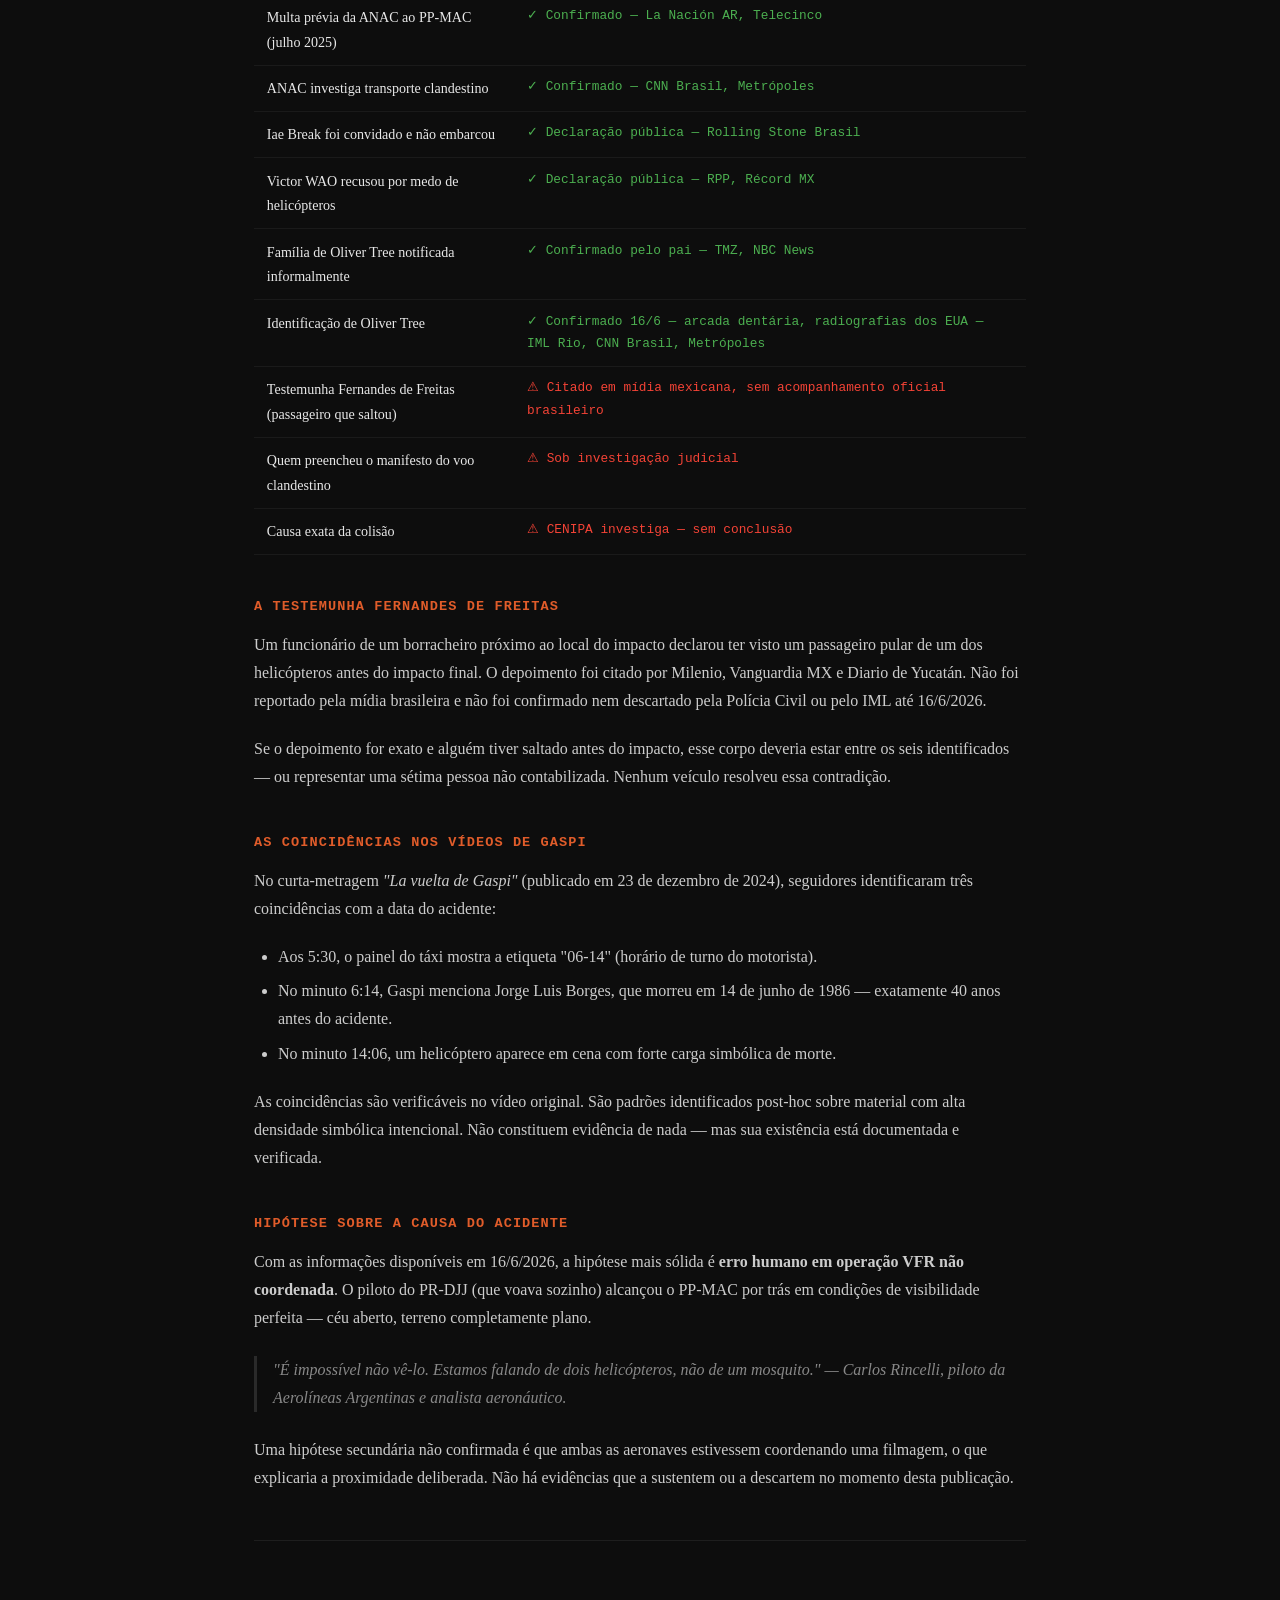
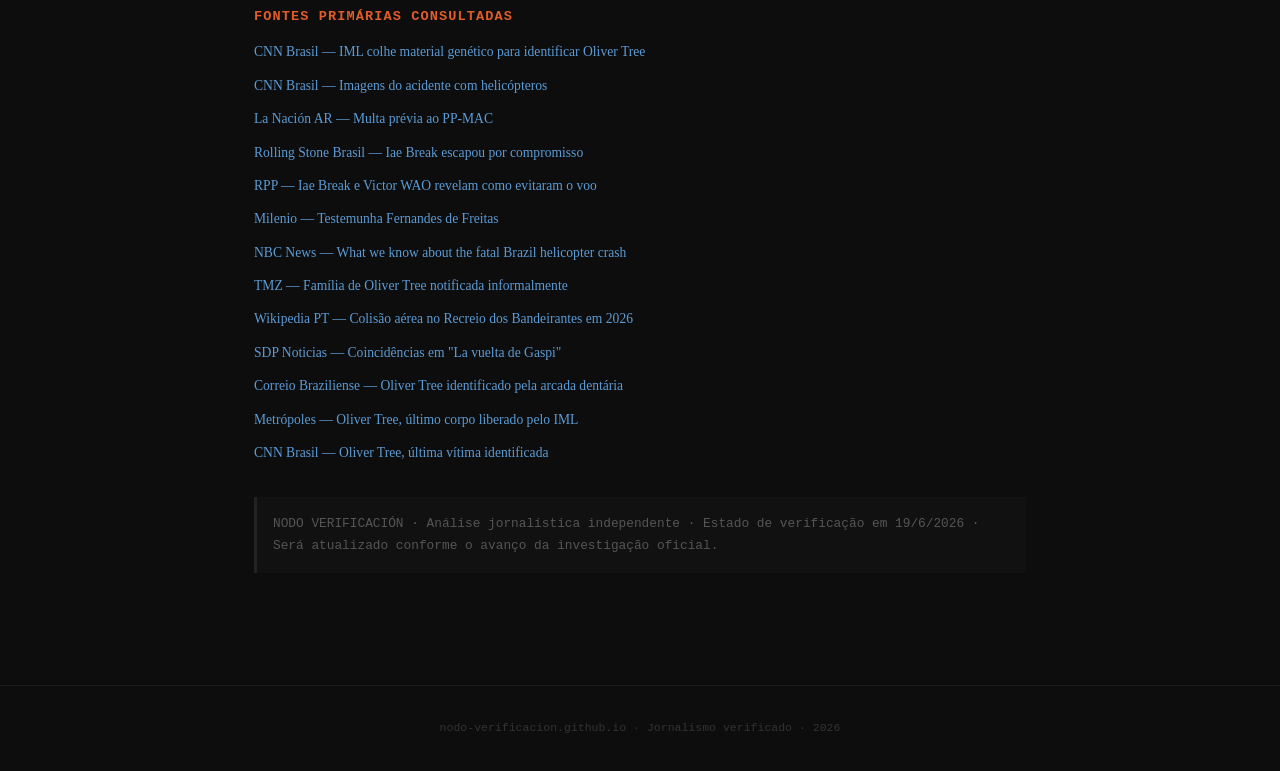
<file: pt/acidente-helicoptero-oliver-tree-gaspi/index.html>
<!DOCTYPE html>
<html lang="pt">
<head>
  <meta charset="UTF-8">
  <meta name="viewport" content="width=device-width, initial-scale=1.0">
  <title>Acidente helicóptero Oliver Tree e Gaspi Recreio 2026: análise verificada | Nodo Verificación</title>
  <meta name="description" content="Análise jornalística verificada do acidente aéreo de 14 de junho de 2026 no Recreio dos Bandeirantes, Rio de Janeiro. Oliver Tree, Gaspi, Lucas Vignale. Estado forense, hipóteses e fontes primárias.">
  <meta name="keywords" content="Oliver Tree acidente helicóptero, Oliver Tree morte Rio de Janeiro, Gaspi morte, Lucas Vignale, helicóptero Recreio, acidente aéreo Rio de Janeiro, PP-MAC, IML identificação, colisão helicópteros 2026">
  <meta name="author" content="Nodo Verificación">
  <meta name="robots" content="index, follow">
  <meta property="og:title" content="Análise verificada: Colisão de helicópteros no Recreio — Gaspi, Oliver Tree, Vignale">
  <meta property="og:description" content="Análise jornalística com fontes primárias do acidente aéreo de 14/6/2026 no Rio de Janeiro. Estado forense em 16/6/2026.">
  <meta property="og:type" content="article">
  <meta property="og:url" content="https://nodo-verificacion.github.io/pt/acidente-helicoptero-oliver-tree-gaspi/">
  <meta property="article:published_time" content="2026-06-16T00:00:00Z">
  <meta property="article:modified_time" content="2026-06-19T00:00:00Z">
  <link rel="alternate" hreflang="es" href="https://nodo-verificacion.github.io/gaspi-helicoptero/">
  <link rel="alternate" hreflang="en" href="https://nodo-verificacion.github.io/en/oliver-tree-helicopter-crash/">
  <link rel="alternate" hreflang="pt" href="https://nodo-verificacion.github.io/pt/acidente-helicoptero-oliver-tree-gaspi/">
  <link rel="alternate" hreflang="x-default" href="https://nodo-verificacion.github.io/gaspi-helicoptero/">
  <script type="application/ld+json">
  {
    "@context": "https://schema.org",
    "@type": "NewsArticle",
    "headline": "Colisão de helicópteros no Recreio dos Bandeirantes: análise verificada — Gaspi, Oliver Tree, Vignale",
    "datePublished": "2026-06-16",
    "dateModified": "2026-06-19",
    "inLanguage": "pt",
    "author": {"@type": "Organization", "name": "Nodo Verificación"},
    "publisher": {"@type": "Organization", "name": "Nodo Verificación", "url": "https://nodo-verificacion.github.io"},
    "description": "Análise jornalística verificada do acidente aéreo de 14 de junho de 2026 no Recreio dos Bandeirantes, Rio de Janeiro.",
    "keywords": "Gaspi, Oliver Tree, Lucas Vignale, helicóptero Recreio, acidente aéreo 2026, PP-MAC, IML",
    "url": "https://nodo-verificacion.github.io/pt/acidente-helicoptero-oliver-tree-gaspi/"
  }
  </script>
  <link rel="stylesheet" href="../../assets/style.css">
</head>
<body>
<header>
  <a href="/" class="logo">&#x2B21; Nodo Verificación</a>
  <span class="tagline">Análise de fontes primárias · Jornalismo verificado</span>
</header>
<main>
  <p class="kicker">Acidente aéreo · Recreio dos Bandeirantes · 14 junho 2026</p>
  <h1>Colisão de helicópteros no Rio de Janeiro: análise verificada nó por nó</h1>
  <div class="meta">
    <span>Publicado: 16 junho 2026</span>
    <span>Atualizado: 19 junho 2026</span>
    <span>Status: acompanhamento ativo</span>
    <span><a href="/gaspi-helicoptero/" style="color:#555">ES</a> &nbsp; <a href="/en/gaspi-helicoptero/" style="color:#555">EN</a></span>
  </div>
  <p class="lead">No dia 14 de junho de 2026, dois helicópteros colidiram no ar sobre o Recreio dos Bandeirantes, Rio de Janeiro, matando seis pessoas. Entre elas: o youtuber argentino Gaspi (Gaspar Prim Díaz, 23 anos), o diretor audiovisual argentino Lucas Vignale, e o cantor americano Oliver Tree (32 anos). Esta análise verifica cada ponto com fontes primárias e distingue o confirmado do pendente.</p>

  <h2>Estado forense em 16/6/2026</h2>
  <table>
    <thead><tr><th>Vítima</th><th>Método de identificação</th><th>Status</th></tr></thead>
    <tbody>
      <tr><td>Piloto Charles Marsillac</td><td>Identificação padrão</td><td class="ok">&#10003; CONFIRMADO</td></tr>
      <tr><td>Piloto Alexandre Souza</td><td>Identificação padrão</td><td class="ok">&#10003; CONFIRMADO</td></tr>
      <tr><td>Lucas Brito Chaves (produtor)</td><td>Identificação padrão</td><td class="ok">&#10003; CONFIRMADO</td></tr>
      <tr><td>Gaspi (Gaspar Prim Díaz)</td><td>Impressões digitais — IML Rio</td><td class="ok">&#10003; CONFIRMADO</td></tr>
      <tr><td>Lucas Vignale</td><td>Impressões digitais — IML Rio</td><td class="ok">&#10003; CONFIRMADO</td></tr>
      <tr><td>Oliver Tree</td><td>Arcada dentária — radiografias enviadas dos EUA</td><td class="ok">&#10003; CONFIRMADO 16/6</td></tr>
    </tbody>
  </table>

  <h2>As aeronaves</h2>
  <p>As aeronaves envolvidas foram o <strong>PP-MAC</strong> (Bell 206B JetRanger III, operado pela Turfik Comércio de Frutas Ltda., proprietário: Oswaldo de Luca Filho) e o <strong>PR-DJJ</strong> (Airbus H125 / AS350B2 Écureuil, propriedade privada). A colisão ocorreu às 8h59 (horário local). Ambas caíram em um pátio na Av. das Américas, incendiando veículos elétricos BYD que estavam em carga.</p>
  <p>O PP-MAC tinha antecedentes regulatórios documentados: em julho de 2025, foi multado pela ANAC por se recusar a exibir documentação contábil e estatísticas de voo. A multa aplicada foi a mínima (~R$ 8.000) por ser a primeira notificação formal. A aeronave foi incluída em lista de monitoramento especial.</p>

  <h2>Investigações em andamento</h2>
  <p>O <strong>CENIPA</strong> (Centro de Investigação e Prevenção de Acidentes Aeronáuticos, FAB) investiga a causa técnica. A hipótese principal é falha na coordenação do tráfego aéreo não controlado: ambas as aeronaves operavam sob regras de voo visual (VFR) sem plano de voo ativo no mesmo corredor visual.</p>
  <p>A <strong>ANAC</strong> investiga se os helicópteros realizavam transporte clandestino de passageiros. A documentação de pelo menos um operador foi apreendida pela Justiça Federal do Rio de Janeiro. Prazo do relatório preliminar: 30 a 60 dias. O relatório final pode levar até dois anos.</p>

  <h2>Tabela de verificação — nós críticos</h2>
  <table>
    <thead><tr><th>Ponto</th><th>Status</th></tr></thead>
    <tbody>
      <tr><td>Gaspi e Vignale identificados pelo IML (impressões)</td><td class="ok">&#10003; Confirmado — G1/Globo, Metrópoles</td></tr>
      <tr><td>Multa prévia da ANAC ao PP-MAC (julho 2025)</td><td class="ok">&#10003; Confirmado — La Nación AR, Telecinco</td></tr>
      <tr><td>ANAC investiga transporte clandestino</td><td class="ok">&#10003; Confirmado — CNN Brasil, Metrópoles</td></tr>
      <tr><td>Iae Break foi convidado e não embarcou</td><td class="ok">&#10003; Declaração pública — Rolling Stone Brasil</td></tr>
      <tr><td>Victor WAO recusou por medo de helicópteros</td><td class="ok">&#10003; Declaração pública — RPP, Récord MX</td></tr>
      <tr><td>Família de Oliver Tree notificada informalmente</td><td class="ok">&#10003; Confirmado pelo pai — TMZ, NBC News</td></tr>
      <tr><td>Identificação de Oliver Tree</td><td class="ok">&#10003; Confirmado 16/6 — arcada dentária, radiografias dos EUA — IML Rio, CNN Brasil, Metrópoles</td></tr>
      <tr><td>Testemunha Fernandes de Freitas (passageiro que saltou)</td><td class="open">&#9888; Citado em mídia mexicana, sem acompanhamento oficial brasileiro</td></tr>
      <tr><td>Quem preencheu o manifesto do voo clandestino</td><td class="open">&#9888; Sob investigação judicial</td></tr>
      <tr><td>Causa exata da colisão</td><td class="open">&#9888; CENIPA investiga — sem conclusão</td></tr>
    </tbody>
  </table>

  <h2>A testemunha Fernandes de Freitas</h2>
  <p>Um funcionário de um borracheiro próximo ao local do impacto declarou ter visto um passageiro pular de um dos helicópteros antes do impacto final. O depoimento foi citado por Milenio, Vanguardia MX e Diario de Yucatán. Não foi reportado pela mídia brasileira e não foi confirmado nem descartado pela Polícia Civil ou pelo IML até 16/6/2026.</p>
  <p>Se o depoimento for exato e alguém tiver saltado antes do impacto, esse corpo deveria estar entre os seis identificados — ou representar uma sétima pessoa não contabilizada. Nenhum veículo resolveu essa contradição.</p>

  <h2>As coincidências nos vídeos de Gaspi</h2>
  <p>No curta-metragem <em>"La vuelta de Gaspi"</em> (publicado em 23 de dezembro de 2024), seguidores identificaram três coincidências com a data do acidente:</p>
  <ul>
    <li>Aos 5:30, o painel do táxi mostra a etiqueta "06-14" (horário de turno do motorista).</li>
    <li>No minuto 6:14, Gaspi menciona Jorge Luis Borges, que morreu em 14 de junho de 1986 — exatamente 40 anos antes do acidente.</li>
    <li>No minuto 14:06, um helicóptero aparece em cena com forte carga simbólica de morte.</li>
  </ul>
  <p>As coincidências são verificáveis no vídeo original. São padrões identificados post-hoc sobre material com alta densidade simbólica intencional. Não constituem evidência de nada — mas sua existência está documentada e verificada.</p>

  <h2>Hipótese sobre a causa do acidente</h2>
  <p>Com as informações disponíveis em 16/6/2026, a hipótese mais sólida é <strong>erro humano em operação VFR não coordenada</strong>. O piloto do PR-DJJ (que voava sozinho) alcançou o PP-MAC por trás em condições de visibilidade perfeita — céu aberto, terreno completamente plano.</p>
  <blockquote>"É impossível não vê-lo. Estamos falando de dois helicópteros, não de um mosquito." — Carlos Rincelli, piloto da Aerolíneas Argentinas e analista aeronáutico.</blockquote>
  <p>Uma hipótese secundária não confirmada é que ambas as aeronaves estivessem coordenando uma filmagem, o que explicaria a proximidade deliberada. Não há evidências que a sustentem ou a descartem no momento desta publicação.</p>

  <div class="sources">
    <h2>Fontes primárias consultadas</h2>
    <ul>
      <li><a href="https://www.cnnbrasil.com.br/nacional/sudeste/rj/oliver-tree-iml-colhe-material-genetico-para-identificar-corpo-de-cantor/" target="_blank" rel="noopener">CNN Brasil — IML colhe material genético para identificar Oliver Tree</a></li>
      <li><a href="https://www.cnnbrasil.com.br/nacional/sudeste/rj/veja-imagens-de-acidente-com-helicopteros-que-deixou-6-mortos-no-rio/" target="_blank" rel="noopener">CNN Brasil — Imagens do acidente com helicópteros</a></li>
      <li><a href="https://www.lanacion.com.ar/sociedad/choque-en-rio-el-helicoptero-donde-viajaban-los-dos-argentinos-ya-habia-sido-multado-por-ocultar-nid15062026/" target="_blank" rel="noopener">La Nación AR — Multa prévia ao PP-MAC</a></li>
      <li><a href="https://rollingstone.com.br/noticia/influenciador-diz-escapou-do-acidente-com-oliver-tree-fui-convidado-para-o-helicoptero-mas-tinha-um-compromisso/" target="_blank" rel="noopener">Rolling Stone Brasil — Iae Break escapou por compromisso</a></li>
      <li><a href="https://rpp.pe/famosos/celebridades/los-influencers-iae-break-y-wao-revelan-como-evitaron-el-vuelo-fatal-de-gaspi-y-oliver-tree-debia-estar-en-ese-helicoptero-noticia-1693044" target="_blank" rel="noopener">RPP — Iae Break e Victor WAO revelam como evitaram o voo</a></li>
      <li><a href="https://www.milenio.com/espectaculos/famosos/testigo-accidente-oliver-tree-gaspi-pasajero-salto-helicoptero" target="_blank" rel="noopener">Milenio — Testemunha Fernandes de Freitas</a></li>
      <li><a href="https://www.nbcnews.com/news/us-news/know-fatal-brazil-helicopter-crash-singer-oliver-tree-6-passengers-rcna350084" target="_blank" rel="noopener">NBC News — What we know about the fatal Brazil helicopter crash</a></li>
      <li><a href="https://www.tmz.com/2026/06/14/oliver-tree-revealed-details-will-near-final-interview/" target="_blank" rel="noopener">TMZ — Família de Oliver Tree notificada informalmente</a></li>
      <li><a href="https://pt.wikipedia.org/wiki/Colis%C3%A3o_a%C3%A9rea_no_Recreio_dos_Bandeirantes_em_2026" target="_blank" rel="noopener">Wikipedia PT — Colisão aérea no Recreio dos Bandeirantes em 2026</a></li>
      <li><a href="https://www.sdpnoticias.com/sorprendente/las-coincidencias-en-la-vuelta-de-gaspi-que-desataron-teorias-tras-su-muerte/" target="_blank" rel="noopener">SDP Noticias — Coincidências em "La vuelta de Gaspi"</a></li>
      <li><a href="https://www.correiobraziliense.com.br/colunistas/mariana-morais/2026/06/amp/7442779-carbonizado-corpo-de-oliver-tree-foi-identificado-pelo-iml-por-exame.html" target="_blank" rel="noopener">Correio Braziliense — Oliver Tree identificado pela arcada dentária</a></li>
      <li><a href="https://www.metropoles.com/celebridades/corpo-de-oliver-tree-e-o-ultimo-a-ser-identificado-e-liberado-do-iml" target="_blank" rel="noopener">Metrópoles — Oliver Tree, último corpo liberado pelo IML</a></li>
      <li><a href="https://www.cnnbrasil.com.br/nacional/sudeste/rj/cantor-oliver-tree-e-a-ultima-vitima-identificada-de-queda-de-helicoptero/" target="_blank" rel="noopener">CNN Brasil — Oliver Tree, última vítima identificada</a></li>
    </ul>
  </div>

  <div class="disclaimer">
    NODO VERIFICACIÓN · Análise jornalística independente · Estado de verificação em 19/6/2026 · Será atualizado conforme o avanço da investigação oficial.
  </div>
</main>
<footer>nodo-verificacion.github.io · Jornalismo verificado · 2026</footer>
</body>
</html>
</file>
<file: assets/style.css>
* { box-sizing: border-box; margin: 0; padding: 0; }
body { font-family: Georgia, serif; background: #0d0d0d; color: #e8e8e8; line-height: 1.75; }
header { background: #111; border-bottom: 1px solid #2a2a2a; padding: 1.2rem 2rem; display: flex; align-items: center; gap: 1rem; }
header .logo { font-family: monospace; font-size: 0.85rem; color: #e05c2a; letter-spacing: 0.1em; text-transform: uppercase; font-weight: bold; text-decoration: none; }
header .tagline { font-size: 0.85rem; color: #555; }
main { max-width: 820px; margin: 0 auto; padding: 3rem 1.5rem 5rem; }
.kicker { font-family: monospace; font-size: 0.75rem; color: #e05c2a; text-transform: uppercase; letter-spacing: 0.12em; margin-bottom: 0.75rem; }
h1 { font-size: 2rem; line-height: 1.25; color: #f0f0f0; margin-bottom: 1rem; }
.meta { font-family: monospace; font-size: 0.75rem; color: #555; margin-bottom: 2.5rem; border-bottom: 1px solid #1e1e1e; padding-bottom: 1.5rem; }
.meta span { margin-right: 1.5rem; }
.lead { font-size: 1.1rem; color: #bbb; margin-bottom: 2.5rem; border-left: 3px solid #e05c2a; padding-left: 1rem; }
h2 { font-size: 0.85rem; font-family: monospace; text-transform: uppercase; letter-spacing: 0.08em; color: #e05c2a; margin: 2.5rem 0 0.75rem; }
p { margin-bottom: 1.25rem; color: #ccc; }
ul { margin: 0.5rem 0 1.25rem 1.5rem; color: #ccc; }
li { margin-bottom: 0.4rem; }
table { width: 100%; border-collapse: collapse; margin: 1rem 0 2rem; font-size: 0.88rem; }
th { background: #1a1a1a; color: #666; font-family: monospace; font-size: 0.72rem; text-transform: uppercase; padding: 0.6rem 0.8rem; text-align: left; border-bottom: 1px solid #2a2a2a; }
td { padding: 0.65rem 0.8rem; border-bottom: 1px solid #1a1a1a; color: #ccc; vertical-align: top; }
td:first-child { color: #e8e8e8; }
.ok { color: #4caf50; font-family: monospace; font-size: 0.8rem; }
.pending { color: #ff9800; font-family: monospace; font-size: 0.8rem; }
.open { color: #f44336; font-family: monospace; font-size: 0.8rem; }
blockquote { border-left: 3px solid #2a2a2a; padding-left: 1rem; color: #888; font-style: italic; margin: 1.5rem 0; }
.sources { margin-top: 3rem; padding-top: 1.5rem; border-top: 1px solid #1e1e1e; }
.sources ul { list-style: none; padding: 0; margin: 0; }
.sources li { margin-bottom: 0.6rem; font-size: 0.85rem; }
.sources a { color: #5b9bd5; text-decoration: none; }
.sources a:hover { text-decoration: underline; }
.disclaimer { margin-top: 2rem; padding: 1rem; background: #111; border-left: 3px solid #222; font-size: 0.8rem; color: #555; font-family: monospace; }
footer { text-align: center; font-family: monospace; font-size: 0.72rem; color: #333; padding: 2rem; border-top: 1px solid #1a1a1a; margin-top: 2rem; }

/* Índice / portada */
.article-list { list-style: none; padding: 0; margin: 0; }
.article-list li { border-bottom: 1px solid #1a1a1a; padding: 1.5rem 0; }
.article-list li:last-child { border-bottom: none; }
.article-list .art-kicker { font-family: monospace; font-size: 0.7rem; color: #e05c2a; text-transform: uppercase; letter-spacing: 0.1em; margin-bottom: 0.4rem; }
.article-list h3 { font-size: 1.2rem; margin-bottom: 0.4rem; }
.article-list h3 a { color: #f0f0f0; text-decoration: none; }
.article-list h3 a:hover { color: #e05c2a; }
.article-list .art-meta { font-family: monospace; font-size: 0.72rem; color: #555; margin-bottom: 0.5rem; }
.article-list .art-summary { color: #999; font-size: 0.9rem; }
.badge { display: inline-block; font-family: monospace; font-size: 0.68rem; padding: 0.15rem 0.5rem; border-radius: 2px; margin-left: 0.5rem; vertical-align: middle; }
.badge-active { background: #1a2e1a; color: #4caf50; }
.badge-closed { background: #1a1a1a; color: #666; }
</file>
